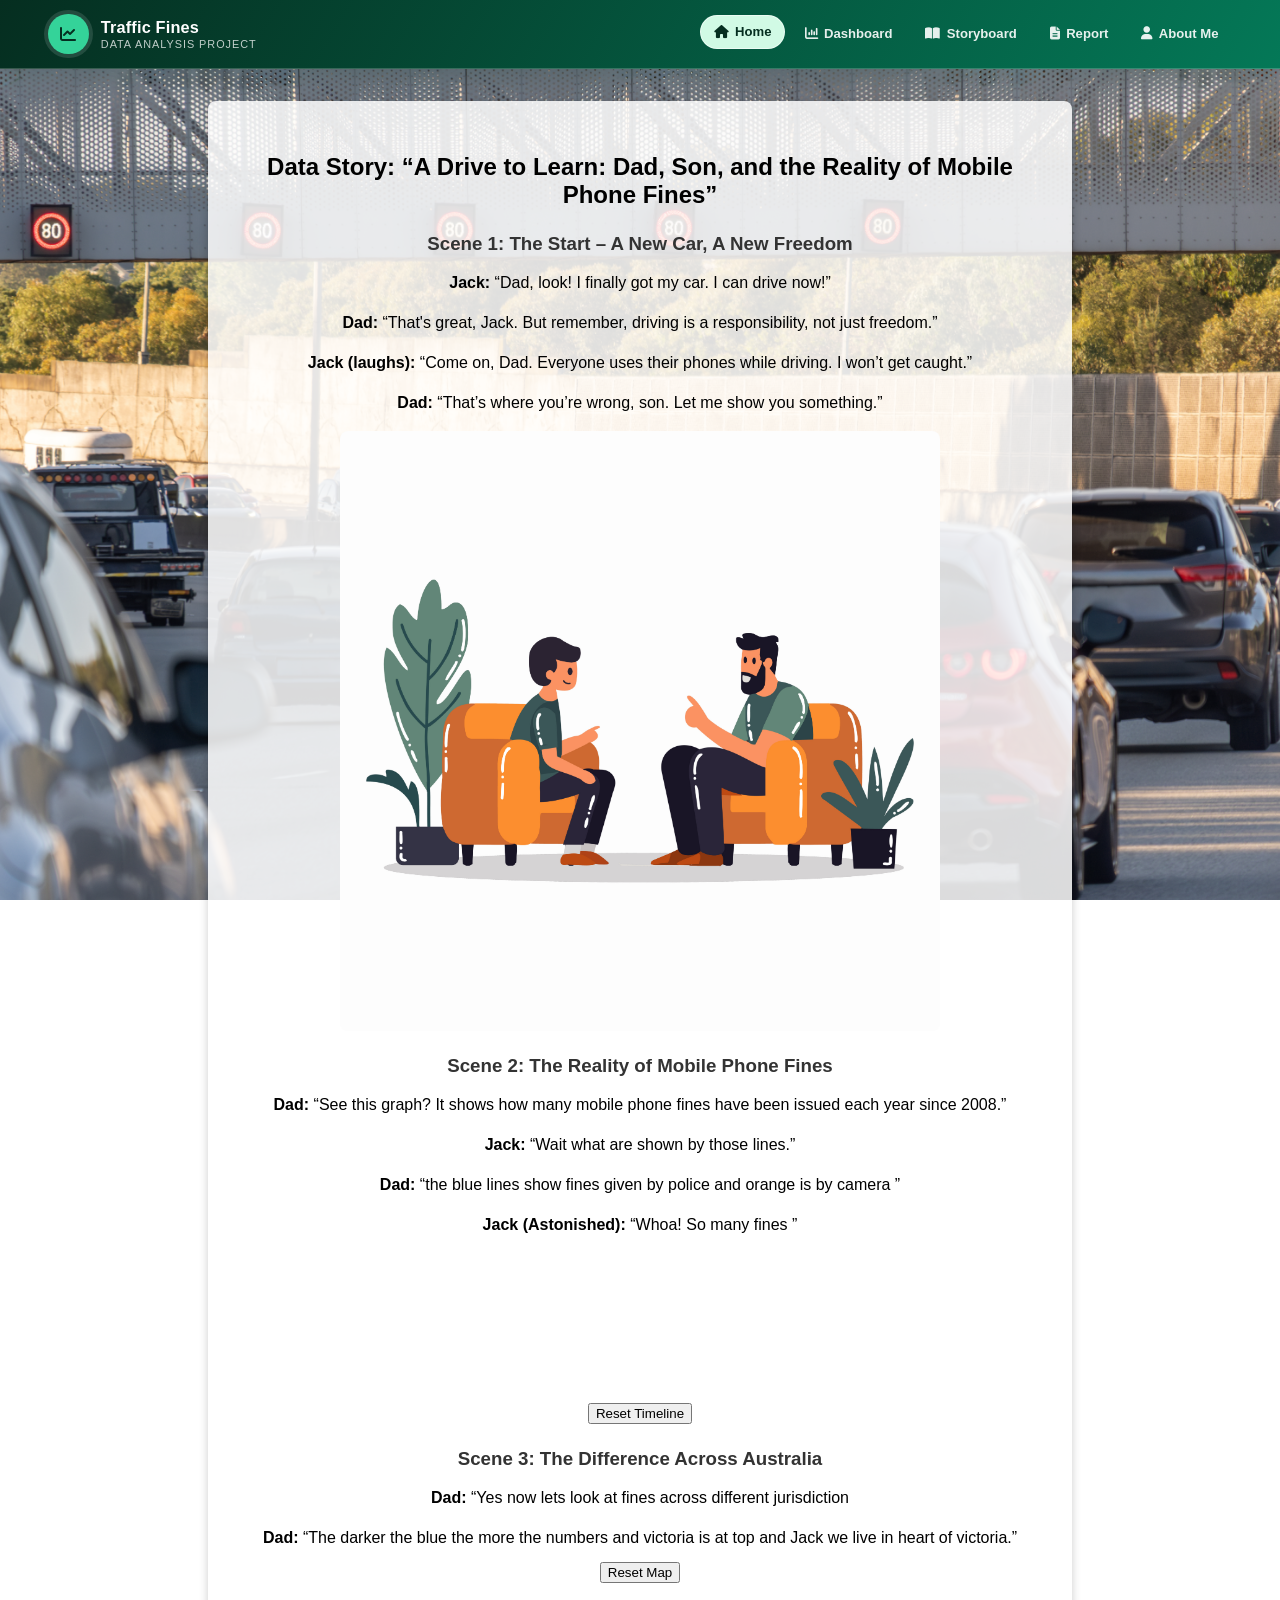
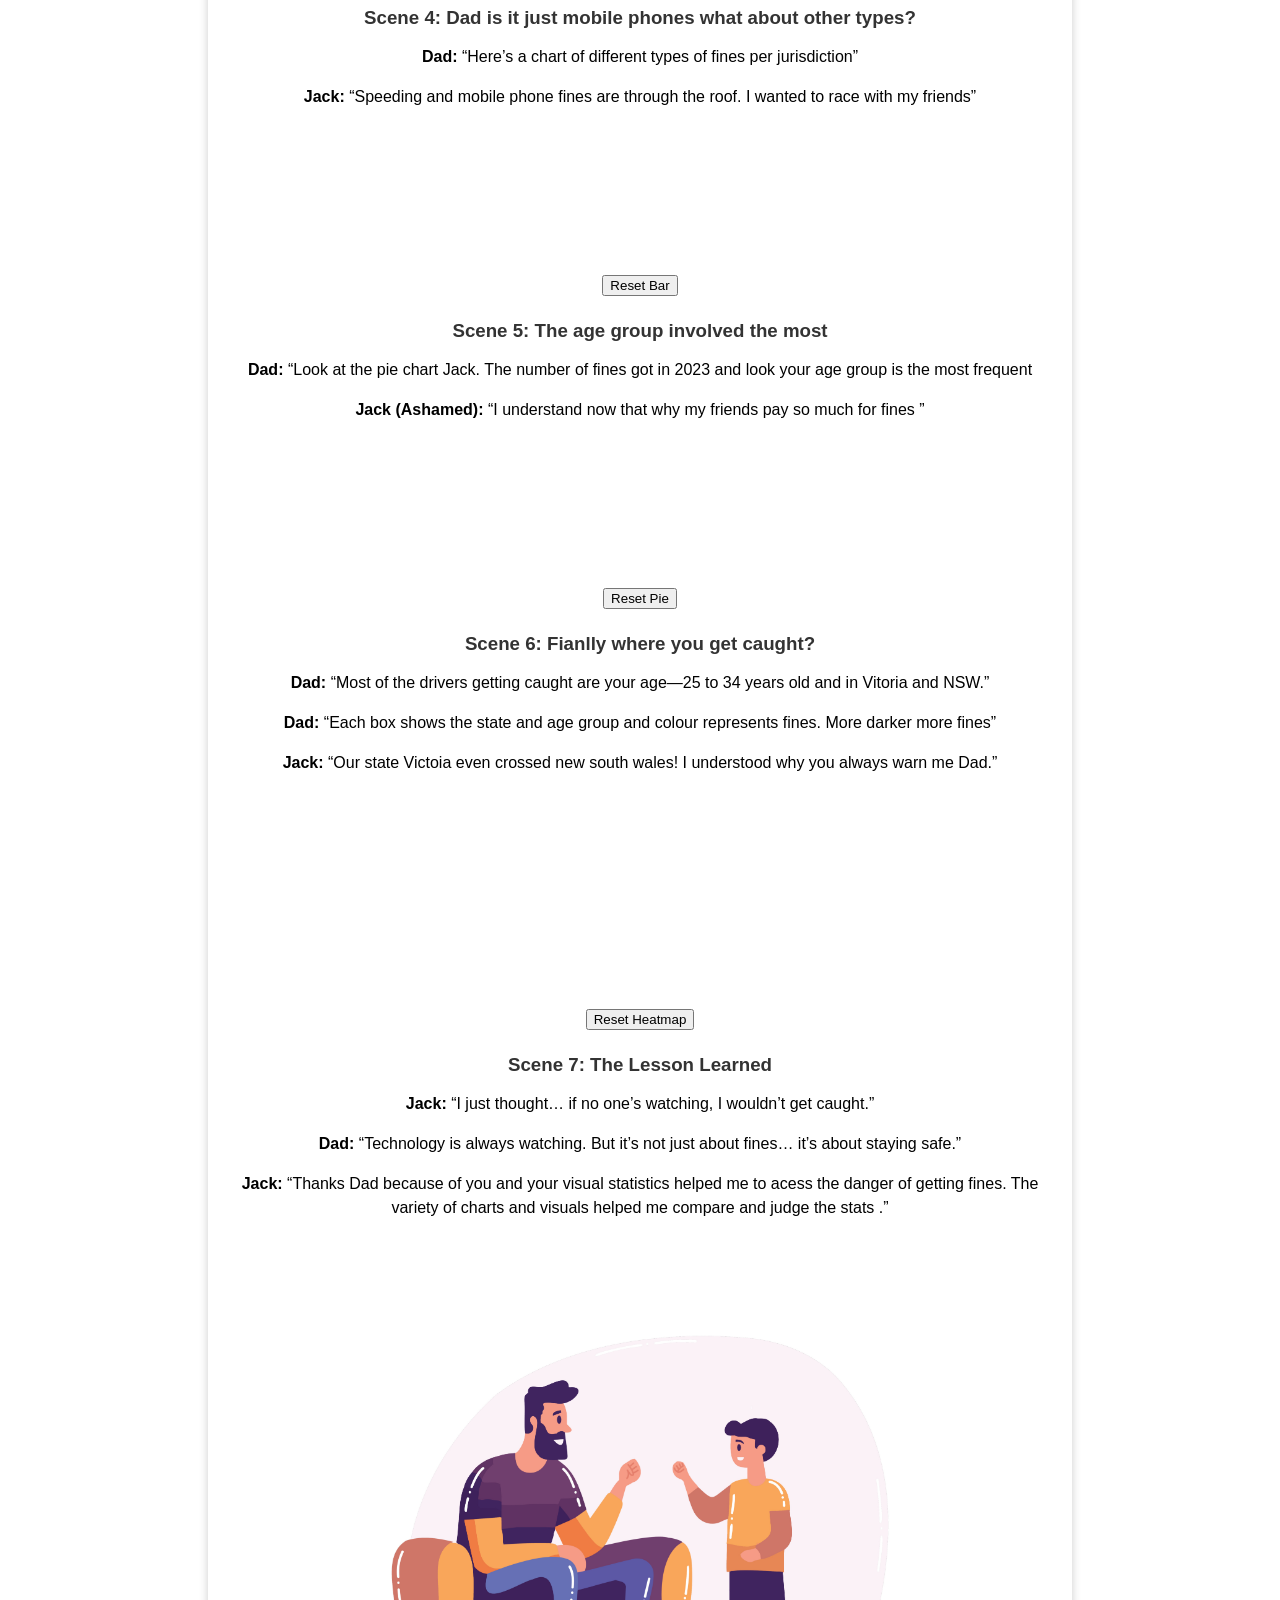
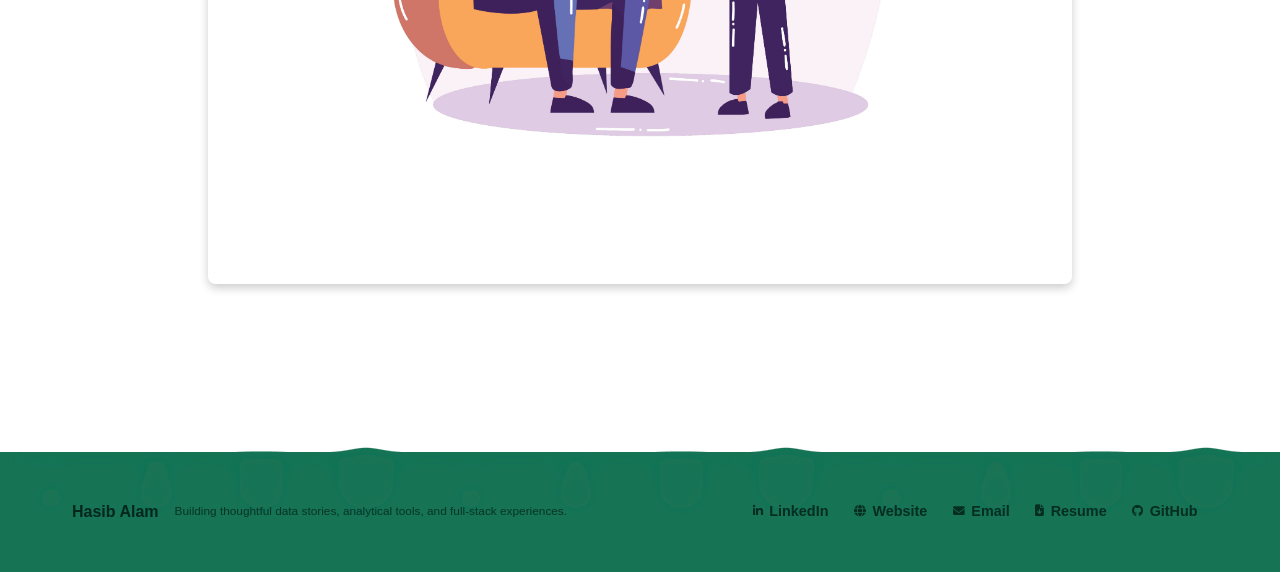
<file: index.html>
<!DOCTYPE html>
<html lang="en">
<head>
  <meta charset="UTF-8" />
  <meta name="viewport" content="width=device-width, initial-scale=1.0"/>
  <title>Traffic Fines Data Story | Hasib Alam</title>
  <link rel="stylesheet" href="css folder/style.css" />
  <link rel="stylesheet" href="css folder/shared-layout.css" />
</head>
<body>

  <!-- HEADER (injected via JS) -->
  <div id="site-header"></div>

  <!-- MAIN CONTENT -->
  <main> 
    <div class="content-container">
      <h2>Data Story: “A Drive to Learn: Dad, Son, and the Reality of Mobile Phone Fines”</h2>

      <!-- Scene 1 -->
    <section>
  <h3>Scene 1: The Start – A New Car, A New Freedom</h3>
  <p><strong>Jack:</strong> “Dad, look! I finally got my car. I can drive now!”</p>
  <p><strong>Dad:</strong> “That's great, Jack. But remember, driving is a responsibility, not just freedom.”</p>
  <p><strong>Jack (laughs):</strong> “Come on, Dad. Everyone uses their phones while driving. I won’t get caught.”</p>
  <p><strong>Dad:</strong> “That’s where you’re wrong, son. Let me show you something.”</p>

  <!-- ✅ Image inserted -->
  <img src="assets folder/storyintro.jpeg" alt="Jack shows his new car to Dad" style="width:100%; max-width:600px; margin-top:1rem; border-radius:8px;">
</section>


      <!-- Scene 2 -->
      <section>
        <h3>Scene 2: The Reality of Mobile Phone Fines</h3>
        <p><strong>Dad:</strong> “See this graph? It shows how many mobile phone fines have been issued each year since 2008.”</p>
         <p><strong>Jack:</strong> “Wait what are shown by those lines.”</p>
        <p><strong>Dad:</strong> “the blue lines show fines given by police and orange is by camera ”</p>
        <p><strong>Jack (Astonished):</strong> “Whoa! So many fines ”</p>
        <div id="chart-timeline"><svg></svg></div>
        <button id="reset-timeline" class="reset-button">Reset Timeline</button>
       

      </section>

     
     <!-- Scene 3 -->
<section>
  <h3>Scene 3: The Difference Across Australia</h3>
  <p><strong>Dad:</strong> “Yes now lets look at fines across different jurisdiction</p>
  <p><strong>Dad:</strong> “The darker the blue the more the numbers and victoria is at top and Jack we live in heart of victoria.”</p>

  <!-- ✅ Add this chart container -->
  <div id="map-chart" class="chart-box"></div>
  <button id="reset-map" class="reset-button">Reset Map</button>
</section>


      <!-- Scene 4 -->
      <section>
        <h3>Scene 4: Dad is it just mobile phones what about other types?</h3>
        <p><strong>Dad:</strong> “Here’s a chart of different types of fines per jurisdiction”</p>
        <p><strong>Jack:</strong> “Speeding and mobile phone fines are through the roof. I wanted to race with my friends”</p>
        <div id="chart-bar"><svg></svg></div>
        <button id="reset-bar" class="reset-button">Reset Bar</button>
      </section>

      <!-- Scene 5 -->
      <section>
        <h3>Scene 5: The age group involved the most</h3>
        <p><strong>Dad:</strong> “Look at the pie chart Jack. The number of fines got in 2023 and look your age group is the most frequent</p>
         <p><strong>Jack (Ashamed):</strong> “I understand now that why my friends pay so much for fines ”</p> 
        <div id="chart-pie"><svg></svg></div>
        <button id="reset-pie" class="reset-button">Reset Pie</button>

      </section>

      <!-- Scene 6 -->
      <section>
        <h3>Scene 6: Fianlly where you get caught?</h3>
        <p><strong>Dad:</strong> “Most of the drivers getting caught are your age—25 to 34 years old and in Vitoria and NSW.”</p>
        <p><strong>Dad:</strong> “Each box shows the state and age group and colour represents fines. More darker more fines”</p>
        <p><strong>Jack:</strong> “Our state Victoia even crossed new south wales! I understood why you always warn me Dad.”</p>

       <div id="chart-heatmap"><svg></svg></div>
        <button id="reset-heatmap" class="reset-button">Reset Heatmap</button>
      </section>

      <!-- Scene 7 -->
      <section>
        <h3>Scene 7: The Lesson Learned</h3>
        <p><strong>Jack:</strong> “I just thought… if no one’s watching, I wouldn’t get caught.”</p>
        <p><strong>Dad:</strong> “Technology is always watching. But it’s not just about fines… it’s about staying safe.”</p>
         <p><strong>Jack:</strong> “Thanks Dad because of you and your visual statistics helped me to acess the danger of getting fines. The variety of charts and visuals helped me compare and judge the stats .”</p>
<img src="assets folder/stroyend.jpeg" alt="Jack shows his new car to Dad" style="width:100%; max-width:600px; margin-top:1rem; border-radius:8px;">
        </section>
    </div>
  </main>

  <!-- FOOTER (injected via JS) -->
  <div id="site-footer"></div>

  <!-- Scripts -->
  <!-- D3 + your drawing logic -->
<script src="https://d3js.org/d3.v7.min.js"></script>
<script src="js folder/vis2.js"></script>

<!-- Only for index.html: Load & render map and timeline -->
<script>
  Promise.all([
    d3.csv("data folder/annual_fines_by_metric.csv", d => ({
      jurisdiction: d.JURISDICTION,
      metric: d.METRIC,
      fines: +d["Sum(FINES)"]
    })),
    d3.csv("data folder/mobile_timeline_camera_police.csv", d => ({
      year: +d.YEAR,
      method: d.DETECTION_METHOD,
      fines: +d["Sum(FINES)"]
    })),
    d3.csv("data folder/agegroup_pie_2023.csv", d => ({
      age: d.AGE_GROUP,
      fines: +d["Sum(FINES)"]
    })),
    d3.csv("data folder/mobile_age_heatmap_2023.csv", d => ({
      jurisdiction: d.JURISDICTION,
      age: d.AGE_GROUP,
      fines: +d["Sum(FINES)"]
    })),
    d3.csv("data folder/cleaned_fines_data.csv", d => ({
      jurisdiction: d.JURISDICTION,
      detection_method: d.DETECTION_METHOD,
      fines: +d.FINES,
      year: d.YEAR.toString()
    }))
  ]).then(([barData, tlDataRaw, pieData, heatmapData, mapData]) => {
    // Optional: drawTimeline(tlDataRaw); 
    drawAustraliaMap(mapData, "2023");
  });
</script>

  <script src="https://d3js.org/d3.v7.min.js"></script>
  <script src="js folder/vis2.js"></script>
  <script src="js folder/header-footer.js"></script>
</body>
</html>
</file>
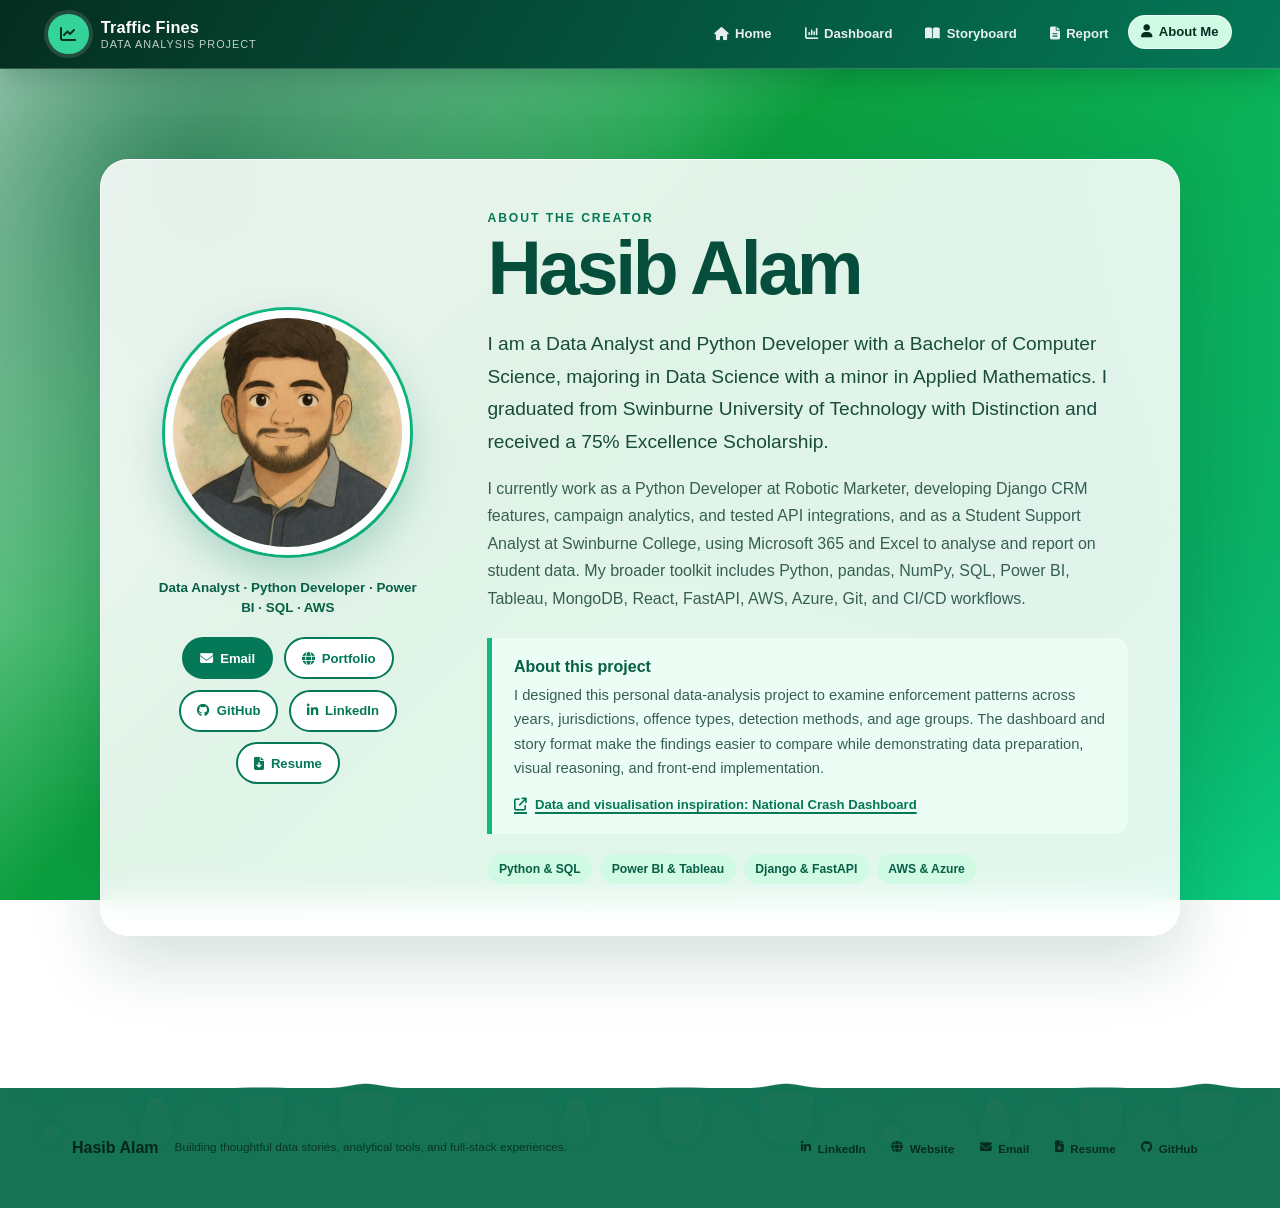
<file: about.html>
<!DOCTYPE html>
<html lang="en">
<head>
  <meta charset="UTF-8" />
  <meta name="viewport" content="width=device-width, initial-scale=1.0" />
  <meta name="description" content="About Hasib Alam and the Traffic Fines Data Analysis project." />
  <title>About Me | Traffic Fines Data Analysis</title>
  <link rel="stylesheet" href="css folder/about.css" />
  <link rel="stylesheet" href="css folder/shared-layout.css" />
</head>
<body class="about-page">
  <div id="site-header"></div>

  <main class="about-main">
    <article class="about-card">
      <div class="profile-column">
        <img src="assets folder/hasib.png" alt="Hasib Alam" class="profile-pic" />
        <p class="profile-label">Data Analyst · Python Developer · Power BI · SQL · AWS</p>
        <div class="profile-actions">
          <a href="mailto:hasibalamsadat2001@gmail.com" class="profile-button"><i class="fa-solid fa-envelope" aria-hidden="true"></i>Email</a>
          <a href="https://hasibportfolio.netlify.app/" class="profile-button profile-button-secondary" target="_blank" rel="noopener noreferrer"><i class="fa-solid fa-globe" aria-hidden="true"></i>Portfolio</a>
          <a href="https://github.com/HasibAlam" class="profile-button profile-button-secondary" target="_blank" rel="noopener noreferrer"><i class="fa-brands fa-github" aria-hidden="true"></i>GitHub</a>
          <a href="https://www.linkedin.com/in/hasib-alam-b58987214/" class="profile-button profile-button-secondary" target="_blank" rel="noopener noreferrer"><i class="fa-brands fa-linkedin-in" aria-hidden="true"></i>LinkedIn</a>
          <a href="assets%20folder/Hasib_Alam_Resume.pdf" class="profile-button profile-button-secondary" target="_blank" rel="noopener noreferrer"><i class="fa-solid fa-file-arrow-down" aria-hidden="true"></i>Resume</a>
        </div>
      </div>

      <div class="about-copy">
        <p class="eyebrow">About the creator</p>
        <h1>Hasib Alam</h1>
        <p class="lead">
          I am a Data Analyst and Python Developer with a Bachelor of Computer Science, majoring in Data Science with a minor in Applied Mathematics. I graduated from Swinburne University of Technology with Distinction and received a 75% Excellence Scholarship.
        </p>
        <p>
          I currently work as a Python Developer at Robotic Marketer, developing Django CRM features, campaign analytics, and tested API integrations, and as a Student Support Analyst at Swinburne College, using Microsoft 365 and Excel to analyse and report on student data. My broader toolkit includes Python, pandas, NumPy, SQL, Power BI, Tableau, MongoDB, React, FastAPI, AWS, Azure, Git, and CI/CD workflows.
        </p>

        <section class="project-note" aria-labelledby="project-note-title">
          <h2 id="project-note-title">About this project</h2>
          <p>
            I designed this personal data-analysis project to examine enforcement patterns across years, jurisdictions, offence types, detection methods, and age groups. The dashboard and story format make the findings easier to compare while demonstrating data preparation, visual reasoning, and front-end implementation.
          </p>
          <a class="source-link" href="https://datahub.roadsafety.gov.au/reporting/national-crash-dashboard" target="_blank" rel="noopener noreferrer">
            <i class="fa-solid fa-arrow-up-right-from-square" aria-hidden="true"></i>
            Data and visualisation inspiration: National Crash Dashboard
          </a>
        </section>

        <ul class="skill-list" aria-label="Core skills demonstrated">
          <li>Python &amp; SQL</li>
          <li>Power BI &amp; Tableau</li>
          <li>Django &amp; FastAPI</li>
          <li>AWS &amp; Azure</li>
        </ul>
      </div>
    </article>
  </main>

  <div id="site-footer"></div>
  <script src="js folder/header-footer.js"></script>
</body>
</html>
</file>
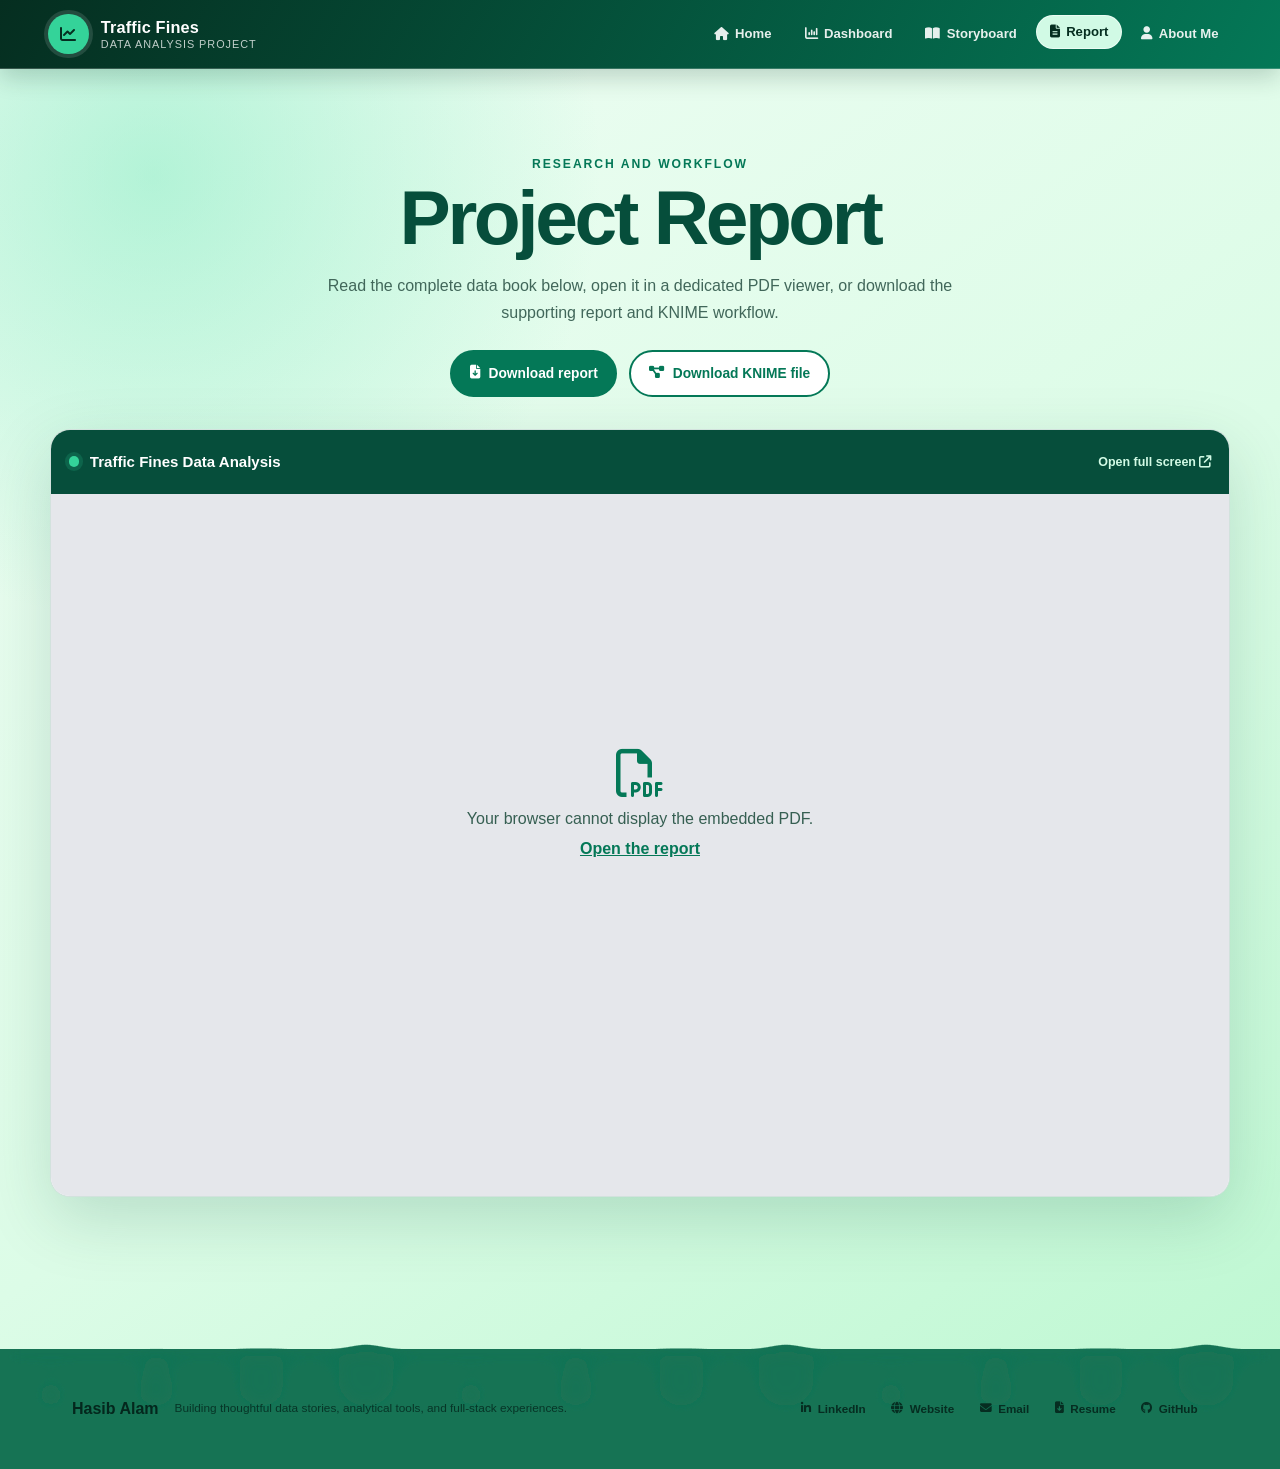
<file: report.html>
<!DOCTYPE html>
<html lang="en">
<head>
  <meta charset="UTF-8" />
  <meta name="viewport" content="width=device-width, initial-scale=1.0" />
  <meta name="description" content="Read the Traffic Fines Data Analysis report and download the supporting KNIME workflow." />
  <title>Project Report | Traffic Fines Data Analysis</title>
  <link rel="stylesheet" href="css folder/report.css" />
  <link rel="stylesheet" href="css folder/shared-layout.css" />
</head>
<body class="report-page">
  <div id="site-header"></div>

  <main class="report-main">
    <section class="report-heading">
      <p class="eyebrow">Research and workflow</p>
      <h1>Project Report</h1>
      <p>Read the complete data book below, open it in a dedicated PDF viewer, or download the supporting report and KNIME workflow.</p>
      <div class="report-actions" aria-label="Report downloads">
        <a class="action-button" href="assets%20folder/Data_Visualisation_Report.pdf" download>
          <i class="fa-solid fa-file-arrow-down" aria-hidden="true"></i>
          Download report
        </a>
        <a class="action-button action-button-secondary" href="assets%20folder/Traffic_Fines_Analysis.knwf" download>
          <i class="fa-solid fa-diagram-project" aria-hidden="true"></i>
          Download KNIME file
        </a>
      </div>
    </section>

    <section class="report-viewer" aria-labelledby="viewer-title">
      <div class="viewer-bar">
        <div>
          <span class="status-dot" aria-hidden="true"></span>
          <h2 id="viewer-title">Traffic Fines Data Analysis</h2>
        </div>
        <a href="assets%20folder/Data_Visualisation_Report.pdf" target="_blank" rel="noopener noreferrer">
          Open full screen <i class="fa-solid fa-arrow-up-right-from-square" aria-hidden="true"></i>
        </a>
      </div>
      <object class="pdf-window" data="assets%20folder/Data_Visualisation_Report.pdf#view=FitH" type="application/pdf">
        <div class="pdf-fallback">
          <i class="fa-regular fa-file-pdf" aria-hidden="true"></i>
          <p>Your browser cannot display the embedded PDF.</p>
          <a href="assets%20folder/Data_Visualisation_Report.pdf" target="_blank" rel="noopener noreferrer">Open the report</a>
        </div>
      </object>
    </section>
  </main>

  <div id="site-footer"></div>
  <script src="js folder/header-footer.js"></script>
</body>
</html>
</file>
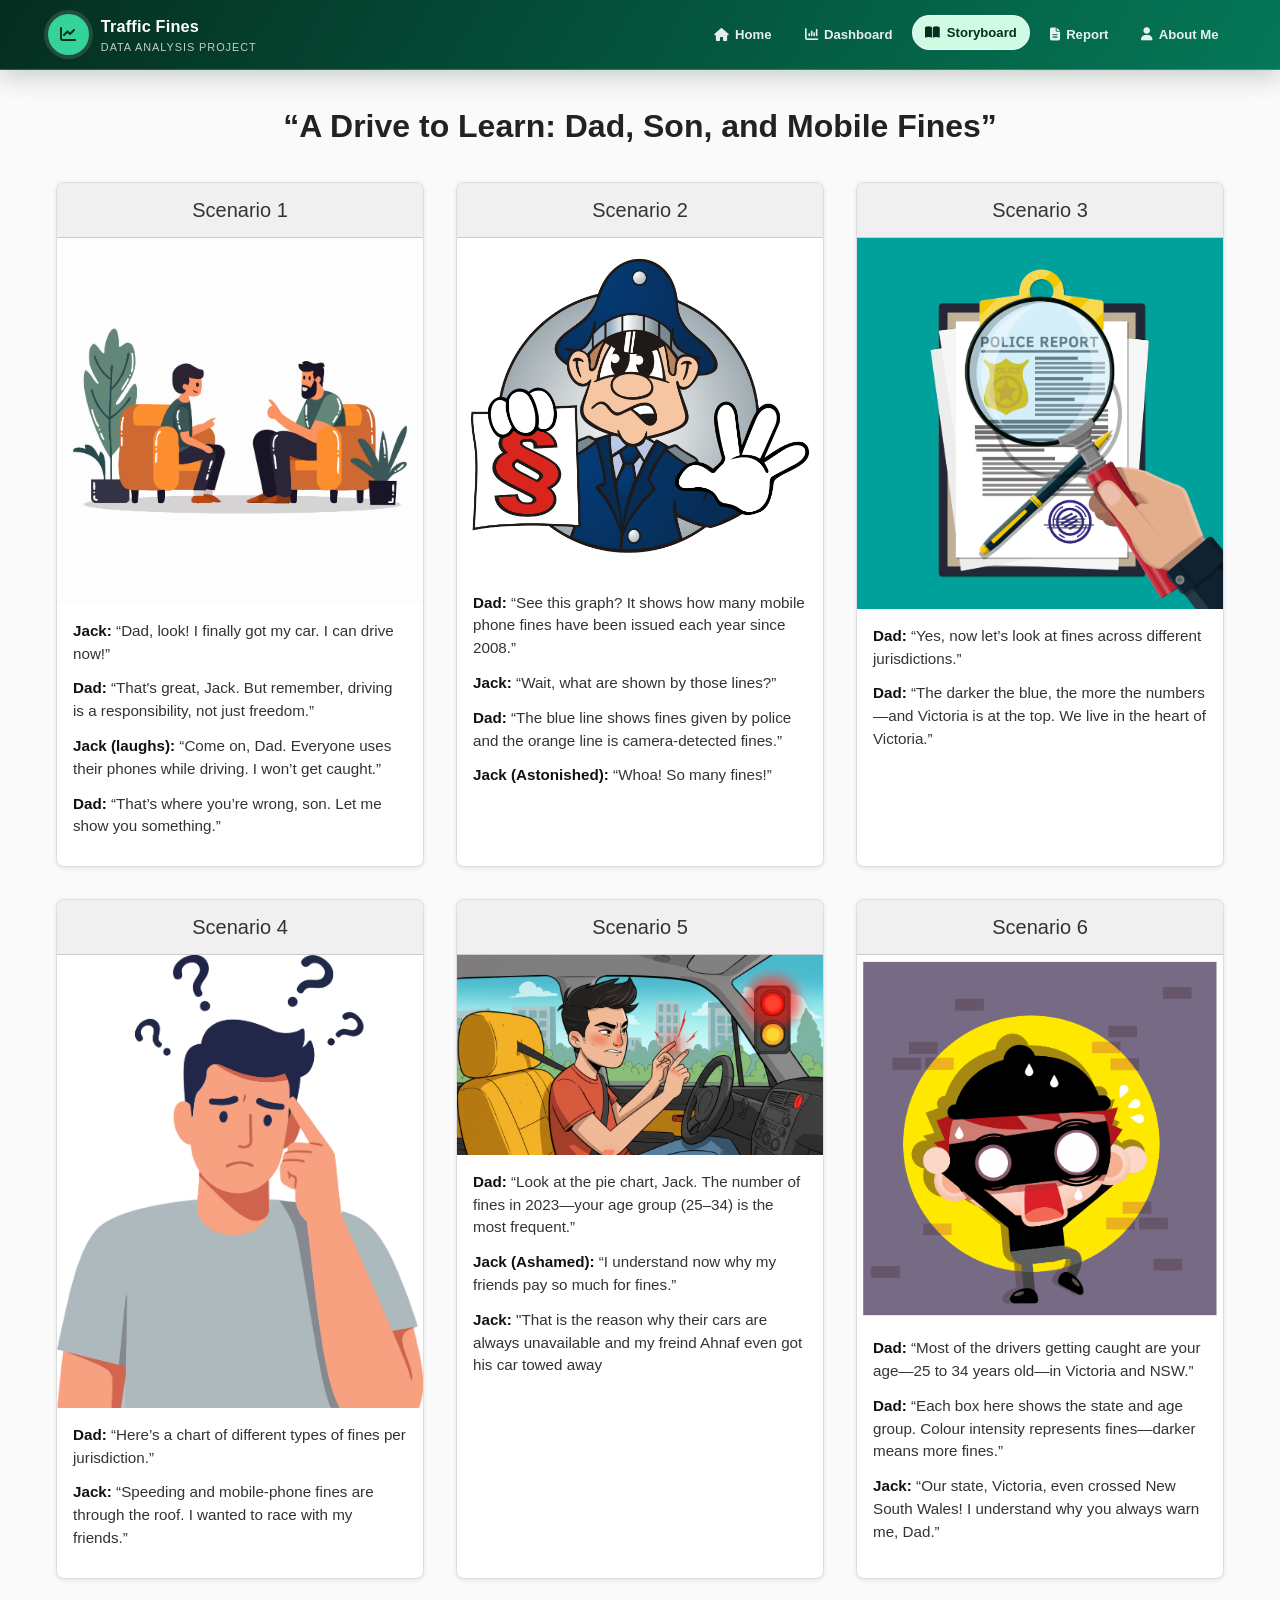
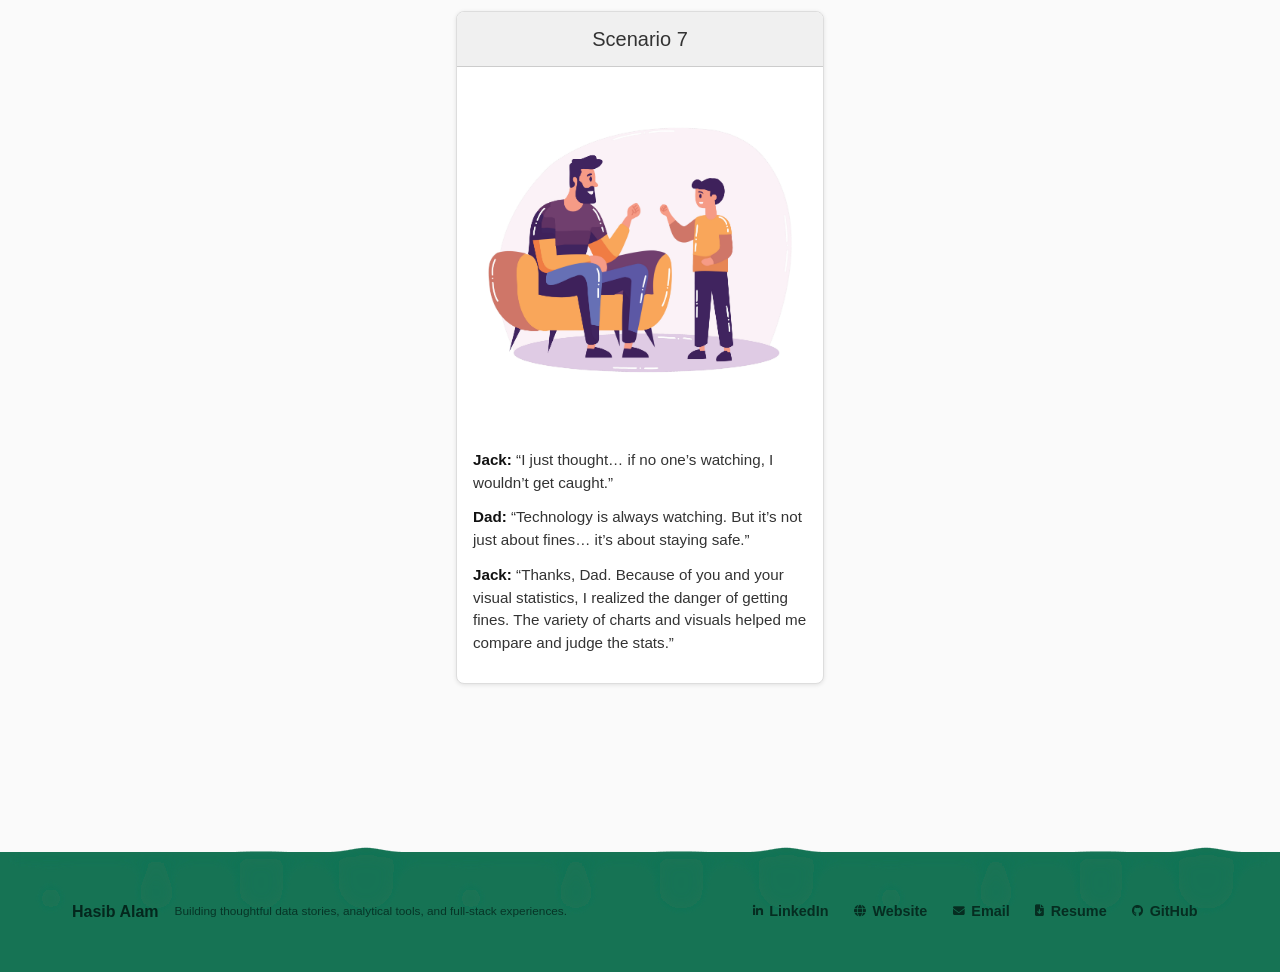
<file: story.html>
<!DOCTYPE html>
<html lang="en">
<head>
  <meta charset="UTF-8" />
  <meta
    name="viewport"
    content="width=device-width, initial-scale=1.0"
  />
  <title>A Drive to Learn: Storyboard</title>
  <!-- Link to the CSS file in the same directory -->
  <link rel="stylesheet" href="css folder/story.css" />
  <link rel="stylesheet" href="css folder/shared-layout.css" />
</head>

<body>
  <div id="site-header"></div>
  <main>
    
    <h1 class="page-title">“A Drive to Learn: Dad, Son, and Mobile Fines”</h1>

    <!-- Grid container for all seven scenarios -->
    <div class="storyboard">

      <!-- Scenario 1 -->
      <div class="scenario">
        <h3>Scenario 1</h3>
        <!-- 
          Replace the src below with the correct path to your Scenario 1 image file.
          e.g. images/scenario1.png or assets/scenario1.jpg, etc.
        -->
        <img src="assets folder/storyintro.jpeg" alt="Dad and Jack by a new car" />
        <div class="text-block">
          <p><strong>Jack:</strong> “Dad, look! I finally got my car. I can drive now!”</p>
          <p><strong>Dad:</strong> “That's great, Jack. But remember, driving is a responsibility, not just freedom.”</p>
          <p><strong>Jack (laughs):</strong> “Come on, Dad. Everyone uses their phones while driving. I won’t get caught.”</p>
          <p><strong>Dad:</strong> “That’s where you’re wrong, son. Let me show you something.”</p>
        </div>
      </div>

      <!-- Scenario 2 -->
      <div class="scenario">
        <h3>Scenario 2</h3>
        <img src="assets folder/scenario2.jpeg"  alt="Dad shows Jack a timeline graph" />
        <div class="text-block">
          <p><strong>Dad:</strong> “See this graph? It shows how many mobile phone fines have been issued each year since 2008.”</p>
          <p><strong>Jack:</strong> “Wait, what are shown by those lines?”</p>
          <p><strong>Dad:</strong> “The blue line shows fines given by police and the orange line is camera‐detected fines.”</p>
          <p><strong>Jack (Astonished):</strong> “Whoa! So many fines!”</p>
        </div>
      </div>

      <!-- Scenario 3 -->
      <div class="scenario">
        <h3>Scenario 3</h3>
        <img src="assets folder/scenario3.jpeg" alt="Dad points at a map of Australia" />
        <div class="text-block">
          <p><strong>Dad:</strong> “Yes, now let’s look at fines across different jurisdictions.”</p>
          <p><strong>Dad:</strong> “The darker the blue, the more the numbers—and Victoria is at the top. We live in the heart of Victoria.”</p>
        </div>
      </div>

      <!-- Scenario 4 -->
      <div class="scenario">
        <h3>Scenario 4</h3>
        <img src="assets folder/scenario4.jpeg" alt="Jack looks confused at a bar chart" />
        <div class="text-block">
          <p><strong>Dad:</strong> “Here’s a chart of different types of fines per jurisdiction.”</p>
          <p><strong>Jack:</strong> “Speeding and mobile‐phone fines are through the roof. I wanted to race with my friends.”</p>
        </div>
      </div>

      <!-- Scenario 5 -->
      <div class="scenario">
        <h3>Scenario 5</h3>
        <img src="assets folder/scenario5.jpeg"alt="Dad points at a pie chart" />
        <div class="text-block">
          <p><strong>Dad:</strong> “Look at the pie chart, Jack. The number of fines in 2023—your age group (25–34) is the most frequent.”</p>
          <p><strong>Jack (Ashamed):</strong> “I understand now why my friends pay so much for fines.”</p>
          <P><strong>Jack:</strong> "That is the reason why their cars are always unavailable and my freind Ahnaf even got his car towed away</P>
        </div>
      </div>

      <!-- Scenario 6 -->
      <div class="scenario">
        <h3>Scenario 6</h3>
        <img src="assets folder/scenario6.jpeg" alt="Dad explains a heatmap" />
        <div class="text-block">
          <p><strong>Dad:</strong> “Most of the drivers getting caught are your age—25 to 34 years old—in Victoria and NSW.”</p>
          <p><strong>Dad:</strong> “Each box here shows the state and age group. Colour intensity represents fines—darker means more fines.”</p>
          <p><strong>Jack:</strong> “Our state, Victoria, even crossed New South Wales! I understand why you always warn me, Dad.”</p>
        </div>
      </div>

      <!-- Scenario 7 (this one will sit centered below the first two rows) -->
      <div class="scenario scenario-7">
        <h3>Scenario 7</h3>
        <img src="assets folder/stroyend.jpeg"alt="Dad and Jack in reflective conversation" />
        <div class="text-block">
          <p><strong>Jack:</strong> “I just thought… if no one’s watching, I wouldn’t get caught.”</p>
          <p><strong>Dad:</strong> “Technology is always watching. But it’s not just about fines… it’s about staying safe.”</p>
          <p><strong>Jack:</strong> “Thanks, Dad. Because of you and your visual statistics, I realized the danger of getting fines. The variety of charts and visuals helped me compare and judge the stats.”</p>
        </div>
      </div>
    </div>
  </main>
  <div id="site-footer"></div>
  <script src="js folder/header-footer.js"></script>
</body>
</html>
</file>
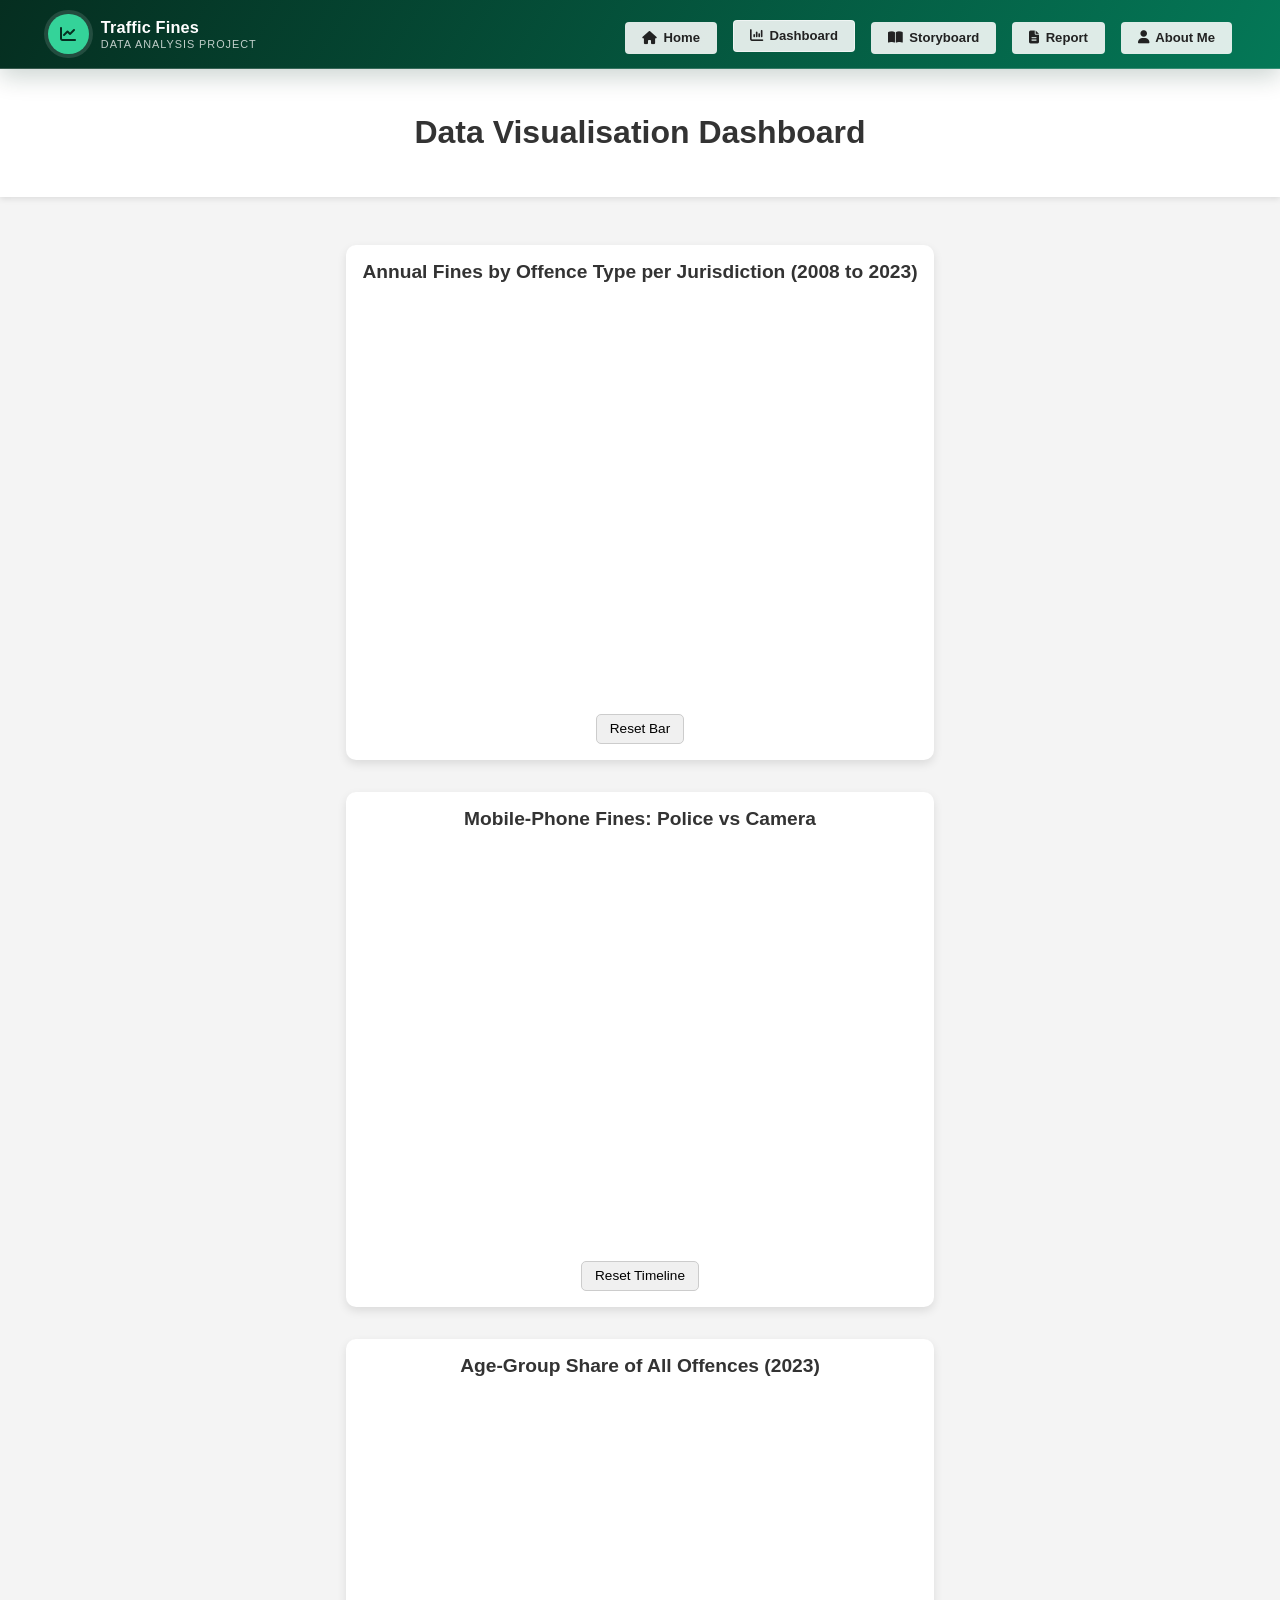
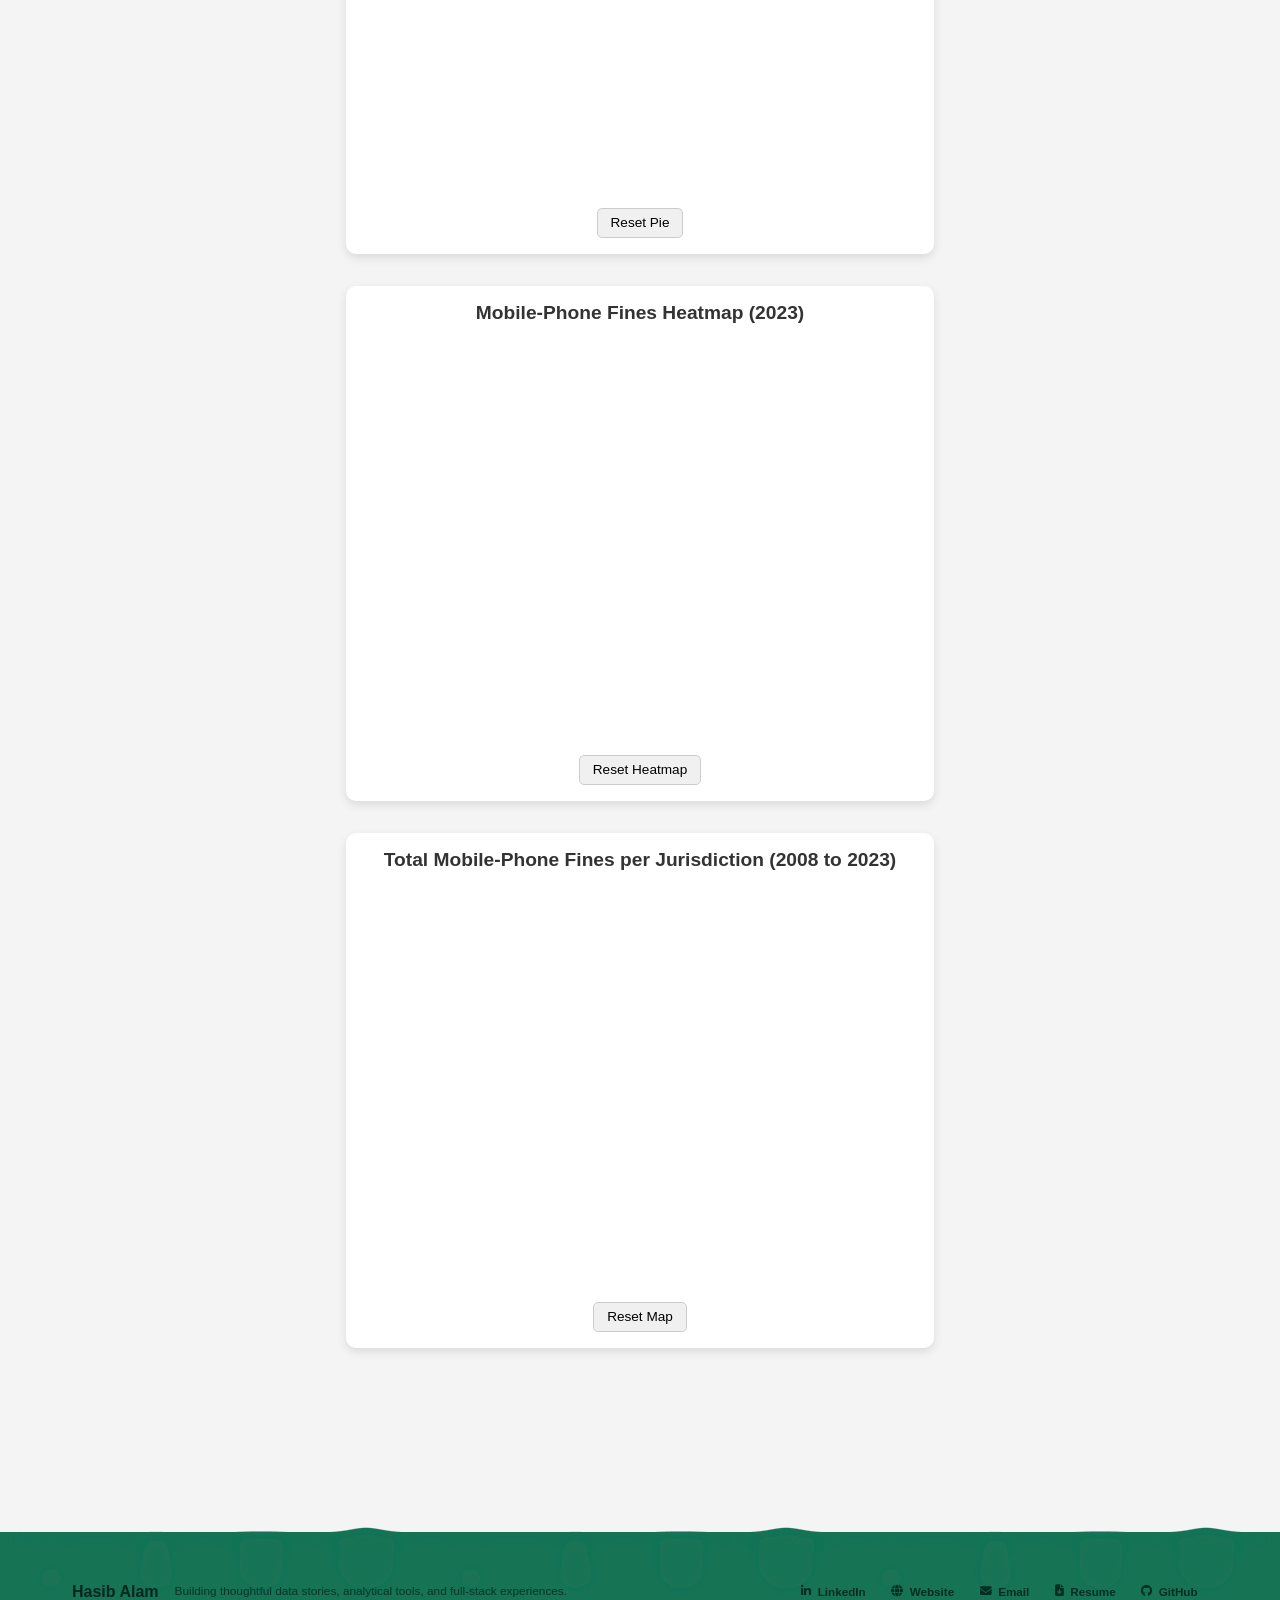
<file: vis2.html>
<!DOCTYPE html>
<html lang="en">
<head>
  <meta charset="UTF-8" />
  <meta name="viewport" content="width=device-width, initial-scale=1.0" />
  <title>Data Visualisation Dashboard</title>
  <link rel="stylesheet" href="css folder/vis2.css" />
  <link rel="stylesheet" href="css folder/shared-layout.css" />

</head>
<body>
 <div id="site-header"></div>
  <div class="header">
    <h1>Data Visualisation Dashboard</h1>
  </div>

  <!-- 🔽 Filter Dropdowns -->
  <div class="dropdowns">
    <label for="jurisdiction-select">Jurisdiction:</label>
    <select id="jurisdiction-select"><option>All</option></select>

    <label for="year-select">Year:</label>
    <select id="year-select"><option>All</option></select>

    <label for="method-select">Method:</label>
    <select id="method-select"><option>All</option></select>
  </div>

  <div class="charts-container">

    <!-- 1. Stacked Bar Chart -->
    <div class="chart-box">
      <h3>Annual Fines by Offence Type per Jurisdiction (2008 to 2023)</h3>
      <div id="chart-bar"><svg></svg></div>
      <button id="reset-bar" class="reset-button">Reset Bar</button>
    </div>
  
    <!-- 2. Timeline Line Chart -->
    <div class="chart-box">
      <h3>Mobile-Phone Fines: Police vs Camera</h3>
      <div id="chart-timeline"><svg></svg></div>
      <button id="reset-timeline" class="reset-button">Reset Timeline</button>
    </div>
  
    <!-- 3. Pie Chart -->
    <div class="chart-box">
      <h3>Age-Group Share of All Offences (2023)</h3>
      <div id="chart-pie"><svg></svg></div>
      <button id="reset-pie" class="reset-button">Reset Pie</button>
    </div>
  
    <!-- 4. Heatmap -->
    <div class="chart-box">
      <h3>Mobile-Phone Fines Heatmap (2023)</h3>
      <div id="chart-heatmap"><svg></svg></div>
      <button id="reset-heatmap" class="reset-button">Reset Heatmap</button>
    </div>
  
    <!-- 5. Choropleth Map -->
    <div class="chart-box">
      <h3>Total Mobile-Phone Fines per Jurisdiction (2008 to 2023)</h3>
      <div id="map-chart"><svg></svg></div>
      <button id="reset-map" class="reset-button">Reset Map</button>
    </div>
  
  
  </div>

  <!-- Overlay for view data -->
  <div id="overlay" class="overlay hidden">
    <div class="overlay-content"></div>
    <button id="close-overlay">Close</button>
  </div>

  <div id="site-footer"></div>

  <!-- ✅ Load D3 + main script -->
  <script src="https://d3js.org/d3.v7.min.js"></script>
  <script src="js folder/vis2.js"></script>
<script src="js folder/header-footer.js"></script>
</body>
</html>
</file>
<file: css folder/style.css>
/* style.css */

/* 1. Full-screen background & base setup */
body {
  margin: 0;
  font-family: sans-serif;
  background: url("../assets folder/back.jpeg") no-repeat center center fixed;
  background-size: cover;
  display: flex;
  flex-direction: column;
  min-height: 100vh;
}

/* 2. Header & navigation buttons */
header {
  background: rgba(0, 0, 0, 0.6);
  color: #fff;
  padding: 1rem;
  display: flex;
  align-items: center;
  justify-content: space-between;
  flex-wrap: wrap;
}

header h1 {
  margin: 0;
  font-size: 1.8rem;
}

nav.nav-buttons {
  display: flex;
  gap: 1rem;
}

nav.nav-buttons .btn {
  background: rgba(255, 255, 255, 0.8);
  color: #333;
  padding: 0.5rem 1rem;
  border-radius: 4px;
  text-decoration: none;
  font-weight: bold;
  transition: background 0.3s;
}

nav.nav-buttons .btn:hover {
  background: rgba(255, 255, 255, 1);
}

/* 3. Main content container (invisible box) */
main {
  flex: 1;
  display: flex;
  align-items: center;
  justify-content: center;
  padding: 2rem 1rem;
}

.content-container {
  background: rgba(255, 255, 255, 0.85);
  border-radius: 8px;
  max-width: 800px;
  width: 100%;
  padding: 2rem;
  box-shadow: 0 4px 10px rgba(0, 0, 0, 0.2);
}

/* 4. Typography and content inside scenes */
.content-container h2 {
  text-align: center;
  margin-bottom: 1.5rem;
}

.content-container section + section {
  margin-top: 1.5rem;
}

.content-container h3 {
  margin-bottom: 0.5rem;
  color: #333;
}

/* ✅ Center all text and images in story sections */
.content-container section {
  text-align: center;
}

.content-container p {
  line-height: 1.5;
  margin-bottom: 0.75rem;
}

/* ✅ Style for images inside story */
.content-container section img {
  display: block;
  margin: 1rem auto;
  max-width: 100%;
  height: auto;
  border-radius: 8px;
}

/* 5. Footer */
footer {
  text-align: center;
  color: #fff;
  background: rgba(0, 0, 0, 0.6);
  padding: 1rem;
  flex-shrink: 0;
}

footer p {
  margin: 0;
  font-size: 0.9rem;
}

/* 6. Responsive tweaks */
@media (max-width: 600px) {
  header h1 {
    font-size: 1.4rem;
  }

  nav.nav-buttons {
    width: 100%;
    justify-content: center;
    margin-top: 0.5rem;
  }

  .content-container {
    padding: 1rem;
  }
}

/* 7. Heatmap-specific chart styling */
#chart-heatmap {
  margin-top: 30px;
  margin-bottom: 50px;
}

#chart-heatmap .axis-label {
  font-size: 0.95rem;
  fill: #333;
}

#chart-heatmap rect:hover {
  cursor: pointer;
  stroke: #111;
  stroke-width: 2px;
  opacity: 0.85;
}

#chart-heatmap rect.selected {
  stroke: red;
  stroke-width: 2px;
}

/* 8. Tooltip style for all charts */
.tooltip {
  position: absolute;
  background: rgba(255, 255, 255, 0.95);
  border: 1px solid #ccc;
  padding: 6px 10px;
  border-radius: 4px;
  pointer-events: none;
  font-size: 0.85rem;
  color: #000;
  box-shadow: 0 2px 6px rgba(0,0,0,0.15);
  z-index: 1000;
  white-space: nowrap;
}
/* ------------------------------------------
   Footer: Flex layout & spacing
   ------------------------------------------ */
footer {
  background: rgba(0, 0, 0, 0.6);
  color: #fff;
  padding: 1rem 2rem;
  /* Make sure footer sticks to bottom if you have a flex parent on body */
  flex-shrink: 0;
}

.footer-content {
  display: flex;
  /* Spread the spans evenly across the width */
  justify-content: space-between;
  /* Allow wrapping on very narrow screens (mobile) */
  flex-wrap: wrap;
  gap: 1rem;              /* space between each span if they wrap */
  max-width: 1200px;      /* optional: constrain total width */
  margin: 0 auto;         /* center the content block horizontally */
}

.footer-content span {
  flex: 1;                /* each span takes up equal “share” of the row */
  text-align: center;     /* center text inside each span */
  font-size: 0.9rem;
  line-height: 1.2;
}

/* Responsive tweak: stack spans vertically on very narrow screens */
@media (max-width: 600px) {
  .footer-content {
    flex-direction: column;
    text-align: center;
  }
  .footer-content span {
    flex: none;  /* cancel the equal‐share on very small */
  }
}
</file>
<file: css folder/shared-layout.css>
:root {
  --forest-950: #052e20;
  --forest-900: #064e3b;
  --forest-700: #047857;
  --forest-600: #059669;
  --mint-400: #34d399;
  --mint-100: #d1fae5;
  --surface: #ffffff;
  --ink: #15352b;
}

html { min-height: 100%; }

body {
  min-height: 100vh;
  display: flex;
  flex-direction: column;
}

#site-header {
  position: relative;
  z-index: 30;
  padding: 0;
  color: inherit;
  background: transparent;
  box-shadow: none;
  font-size: inherit;
  font-weight: inherit;
  letter-spacing: normal;
  text-align: initial;
}

.project-header,
.project-header * { box-sizing: border-box; }

.project-header {
  display: flex;
  align-items: center;
  justify-content: space-between;
  gap: 1.25rem;
  padding: .85rem clamp(1rem, 4vw, 3rem);
  color: #fff;
  background: linear-gradient(120deg, var(--forest-950), var(--forest-700));
  border-bottom: 1px solid rgba(255,255,255,.2);
  box-shadow: 0 8px 24px rgba(5, 46, 32, .2);
}

.project-brand {
  display: inline-flex;
  align-items: center;
  gap: .75rem;
  color: #fff;
  text-decoration: none;
  min-width: max-content;
}

.brand-icon {
  display: grid;
  place-items: center;
  width: 2.55rem;
  height: 2.55rem;
  color: var(--forest-950);
  background: var(--mint-400);
  border-radius: 50%;
  box-shadow: 0 0 0 4px rgba(255,255,255,.12);
}

.project-brand > span:last-child { display: grid; gap: .05rem; }
.project-brand strong { font-size: 1.02rem; letter-spacing: .01em; }
.project-brand small { color: rgba(255,255,255,.75); font-size: .68rem; letter-spacing: .09em; text-transform: uppercase; }

.project-header .nav-buttons {
  display: flex;
  align-items: center;
  justify-content: flex-end;
  flex-wrap: wrap;
  gap: .38rem;
  margin: 0;
}

.project-header .nav-buttons .btn {
  display: inline-flex;
  align-items: center;
  gap: .4rem;
  padding: .62rem .78rem;
  color: rgba(255,255,255,.9);
  background: transparent;
  border: 1px solid transparent;
  border-radius: 999px;
  font-size: .82rem;
  font-weight: 700;
  line-height: 1;
  text-decoration: none;
  transition: transform .18s ease, background .18s ease, border-color .18s ease;
}

.project-header .nav-buttons .btn:hover,
.project-header .nav-buttons .btn[aria-current="page"] {
  color: var(--forest-950);
  background: var(--mint-100);
  border-color: rgba(255,255,255,.55);
  transform: translateY(-2px);
}

.project-header a:focus-visible,
.site-footer a:focus-visible {
  outline: 3px solid #facc15;
  outline-offset: 3px;
}

/* The spacing area gives every page a calm transition into the animated footer. */
#site-footer {
  margin-top: auto;
  padding-top: clamp(5.5rem, 11vw, 8.5rem);
}

.site-footer,
.site-footer * { box-sizing: border-box; }

.site-footer {
  --footer-background: #167354;
  position: relative;
  z-index: 12;
  min-height: 7.5rem;
  margin: 0;
  padding: 0;
  color: #062d21;
  background: var(--footer-background);
  font-family: "Segoe UI", Arial, sans-serif;
  text-align: left;
}

.footer-bubbles {
  position: absolute;
  top: 0;
  right: 0;
  left: 0;
  height: 1rem;
  background: var(--footer-background);
  filter: url("#footer-goo");
}

.footer-bubbles .bubble {
  position: absolute;
  bottom: -3rem;
  left: var(--position, 50%);
  width: var(--size, 4rem);
  height: var(--size, 4rem);
  background: var(--footer-background);
  border-radius: 50%;
  transform: translateX(-50%);
  animation: bubble-size var(--time, 4s) ease-in infinite var(--delay, 0s), bubble-move var(--time, 4s) ease-in infinite var(--delay, 0s);
}

.footer-content {
  position: relative;
  z-index: 2;
  display: flex;
  align-items: center;
  justify-content: space-between;
  gap: 2rem;
  min-height: 7.5rem;
  max-width: 1200px;
  margin: 0 auto;
  padding: 1.35rem 2rem;
}

.footer-copy { display: flex; align-items: center; gap: 1rem; min-width: 0; }
.footer-copy strong { color: #04271d; white-space: nowrap; font-size: 1rem; }
.footer-copy p { max-width: 430px; margin: 0; color: rgba(4,39,29,.82); font-size: .74rem; line-height: 1.45; }
.footer-links { display: flex; align-items: center; justify-content: flex-end; gap: .3rem; }

.footer-links a {
  display: inline-flex;
  align-items: center;
  gap: .4rem;
  padding: .55rem .65rem;
  color: #062d21;
  border-radius: 9px;
  font-size: .73rem;
  font-weight: 800;
  text-decoration: none;
  transition: background .2s ease, transform .2s ease;
}

.footer-links a:hover { background: rgba(255,255,255,.3); transform: translateY(-2px); }
.footer-filter { position: absolute; width: 0; height: 0; overflow: hidden; }

@keyframes bubble-size {
  0%, 75% { width: var(--size, 4rem); height: var(--size, 4rem); }
  100% { width: 0; height: 0; }
}

@keyframes bubble-move {
  from { bottom: -4rem; }
  to { bottom: var(--distance, 10rem); }
}

@media (max-width: 880px) {
  .project-header { flex-direction: column; align-items: stretch; }
  .project-brand { justify-content: center; }
  .project-header .nav-buttons { justify-content: center; }
  .footer-content { flex-direction: column; gap: .8rem; text-align: center; }
  .footer-copy { flex-direction: column; gap: .25rem; }
  .footer-links { flex-wrap: wrap; justify-content: center; }
}

@media (max-width: 520px) {
  .project-header { padding: .75rem; }
  .project-header .nav-buttons { gap: .2rem; }
  .project-header .nav-buttons .btn { padding: .58rem .62rem; font-size: .75rem; }
  .project-header .nav-buttons .btn i { display: none; }
  .footer-content { padding-inline: 1rem; }
  .footer-links a span { position: absolute; width: 1px; height: 1px; overflow: hidden; clip: rect(0 0 0 0); }
  .footer-links a { min-width: 2.5rem; min-height: 2.5rem; justify-content: center; font-size: 1rem; }
}

@media (prefers-reduced-motion: reduce) {
  .project-header *,
  .footer-bubbles .bubble,
  .footer-links a { animation: none !important; transition: none !important; }
  .project-header .nav-buttons .btn:hover,
  .footer-links a:hover { transform: none; }
}
</file>
<file: css folder/about.css>
* { box-sizing: border-box; }

body.about-page {
  margin: 0;
  color: #15352b;
  font-family: "Segoe UI", Arial, sans-serif;
  background:
    radial-gradient(circle at 15% 20%, rgba(21, 109, 68, 0.75), transparent 30rem),
    radial-gradient(circle at 85% 65%, rgba(8, 81, 57, 0.28), transparent 34rem),
    linear-gradient(135deg, #ecfdf5 0%, #0b9e3e 42%, #0ad886 100%);
  background-attachment: fixed;
}

.about-main {
  width: 100%;
  max-width: 1120px;
  margin: 0 auto;
  padding: clamp(3rem, 7vw, 6rem) 1.25rem 1rem;
}

.about-card {
  display: grid;
  grid-template-columns: minmax(230px, .72fr) minmax(0, 1.7fr);
  gap: clamp(2rem, 5vw, 4.5rem);
  align-items: center;
  padding: clamp(1.5rem, 4vw, 3.5rem);
  background: rgba(255,255,255,.88);
  border: 1px solid rgba(255,255,255,.9);
  border-radius: 28px;
  box-shadow: 0 24px 70px rgba(4, 78, 56, .18);
  backdrop-filter: blur(16px);
}

.profile-column { display: grid; justify-items: center; text-align: center; }

.profile-pic {
  width: clamp(180px, 22vw, 245px);
  aspect-ratio: 1;
  object-fit: cover;
  object-position: center 22%;
  border: 8px solid rgba(255,255,255,.92);
  border-radius: 50%;
  box-shadow: 0 18px 40px rgba(4, 120, 87, .25), 0 0 0 3px #10b981;
}

.profile-label {
  max-width: 260px;
  margin: 1.4rem 0 0;
  color: #065f46;
  font-size: .84rem;
  font-weight: 800;
  line-height: 1.5;
}

.profile-actions { display: flex; flex-wrap: wrap; justify-content: center; gap: .65rem; margin-top: 1.2rem; }

.profile-button {
  display: inline-flex;
  align-items: center;
  gap: .45rem;
  padding: .72rem 1rem;
  color: #fff;
  background: #047857;
  border: 2px solid #047857;
  border-radius: 999px;
  font-size: .82rem;
  font-weight: 800;
  text-decoration: none;
  transition: transform .18s ease, box-shadow .18s ease;
}

.profile-button-secondary { color: #047857; background: #fff; }
.profile-button:hover { transform: translateY(-2px); box-shadow: 0 8px 18px rgba(4,120,87,.2); }
.about-copy .eyebrow { margin: 0 0 .5rem; color: #047857; font-size: .76rem; font-weight: 900; letter-spacing: .16em; text-transform: uppercase; }
.about-copy h1 { margin: 0; color: #064e3b; font-size: clamp(2.4rem, 6vw, 4.7rem); line-height: .95; letter-spacing: -.045em; }
.about-copy .lead { margin: 1.5rem 0 1rem; color: #174c3b; font-size: clamp(1.03rem, 2vw, 1.2rem); line-height: 1.7; }
.about-copy > p:not(.eyebrow):not(.lead) { margin: 0; color: #365f52; line-height: 1.72; }

.project-note {
  margin-top: 1.6rem;
  padding: 1.25rem 1.35rem;
  background: #ecfdf5;
  border-left: 5px solid #10b981;
  border-radius: 0 14px 14px 0;
}

.project-note h2 { margin: 0 0 .45rem; color: #065f46; font-size: 1rem; }
.project-note p { margin: 0; color: #365f52; font-size: .92rem; line-height: 1.65; }
.source-link {
  display: inline-flex;
  align-items: center;
  gap: .5rem;
  margin-top: .9rem;
  color: #047857;
  font-size: .82rem;
  font-weight: 800;
  line-height: 1.45;
  text-decoration-thickness: 2px;
  text-underline-offset: 3px;
}
.source-link:hover { color: #064e3b; }
.source-link:focus-visible { outline: 3px solid #facc15; outline-offset: 3px; }
.skill-list { display: flex; flex-wrap: wrap; gap: .5rem; margin: 1.3rem 0 0; padding: 0; list-style: none; }
.skill-list li { padding: .48rem .72rem; color: #065f46; background: #d1fae5; border-radius: 999px; font-size: .76rem; font-weight: 800; }

@media (max-width: 760px) {
  .about-main { padding-top: 2.5rem; }
  .about-card { grid-template-columns: 1fr; text-align: center; }
  .about-copy .lead, .about-copy > p { text-align: left; }
  .project-note { text-align: left; }
  .skill-list { justify-content: center; }
}

@media (prefers-reduced-motion: reduce) {
  .profile-button { transition: none; }
  .profile-button:hover { transform: none; }
}
</file>
<file: css folder/report.css>
* { box-sizing: border-box; }

body.report-page {
  margin: 0;
  color: #15352b;
  font-family: "Segoe UI", Arial, sans-serif;
  background:
    radial-gradient(circle at 12% 12%, rgba(110, 231, 183, .45), transparent 28rem),
    linear-gradient(145deg, #f0fdf4, #dcfce7 55%, #bbf7d0);
}

.report-main {
  width: min(1180px, calc(100% - 2rem));
  margin: 0 auto;
  padding: clamp(3rem, 7vw, 5.5rem) 0 1rem;
}

.report-heading { max-width: 800px; margin: 0 auto 2rem; text-align: center; }
.report-heading .eyebrow { margin: 0 0 .5rem; color: #047857; font-size: .76rem; font-weight: 900; letter-spacing: .16em; text-transform: uppercase; }
.report-heading h1 { margin: 0; color: #064e3b; font-size: clamp(2.5rem, 6vw, 4.8rem); line-height: 1; letter-spacing: -.045em; }
.report-heading > p:not(.eyebrow) { max-width: 650px; margin: 1rem auto 0; color: #41675a; line-height: 1.7; }

.report-actions { display: flex; flex-wrap: wrap; justify-content: center; gap: .75rem; margin-top: 1.5rem; }
.action-button {
  display: inline-flex;
  align-items: center;
  justify-content: center;
  gap: .55rem;
  min-height: 2.9rem;
  padding: .75rem 1.1rem;
  color: #fff;
  background: #047857;
  border: 2px solid #047857;
  border-radius: 999px;
  font-size: .86rem;
  font-weight: 800;
  text-decoration: none;
  transition: transform .18s ease, box-shadow .18s ease;
}
.action-button-secondary { color: #047857; background: #fff; }
.action-button:hover { transform: translateY(-2px); box-shadow: 0 10px 24px rgba(4,120,87,.22); }
.action-button:focus-visible, .viewer-bar a:focus-visible { outline: 3px solid #facc15; outline-offset: 3px; }

.report-viewer {
  overflow: hidden;
  background: #fff;
  border: 1px solid rgba(6, 95, 70, .18);
  border-radius: 20px;
  box-shadow: 0 22px 65px rgba(4, 78, 56, .17);
}

.viewer-bar {
  display: flex;
  align-items: center;
  justify-content: space-between;
  gap: 1rem;
  min-height: 4rem;
  padding: .85rem 1.1rem;
  color: #fff;
  background: #064e3b;
}
.viewer-bar > div { display: flex; align-items: center; gap: .65rem; min-width: 0; }
.viewer-bar h2 { overflow: hidden; margin: 0; font-size: .94rem; text-overflow: ellipsis; white-space: nowrap; }
.status-dot { flex: 0 0 auto; width: .68rem; height: .68rem; background: #34d399; border-radius: 50%; box-shadow: 0 0 0 4px rgba(52,211,153,.16); }
.viewer-bar a { flex: 0 0 auto; color: #d1fae5; font-size: .78rem; font-weight: 800; text-decoration: none; }
.viewer-bar a:hover { color: #fff; }

.pdf-window { display: block; width: 100%; height: min(78vh, 920px); min-height: 620px; border: 0; background: #e5e7eb; }
.pdf-fallback { display: grid; place-items: center; align-content: center; gap: .8rem; min-height: 620px; padding: 2rem; color: #365f52; text-align: center; }
.pdf-fallback i { color: #047857; font-size: 3rem; }
.pdf-fallback p { margin: 0; }
.pdf-fallback a { color: #047857; font-weight: 800; }

@media (max-width: 640px) {
  .report-main { width: min(100% - 1rem, 1180px); }
  .viewer-bar { align-items: flex-start; flex-direction: column; }
  .pdf-window { height: 70vh; min-height: 500px; }
  .report-actions { align-items: stretch; flex-direction: column; }
  .action-button { width: 100%; }
}

@media (prefers-reduced-motion: reduce) {
  .action-button { transition: none; }
  .action-button:hover { transform: none; }
}
</file>
<file: css folder/story.css>
/* ================================
   Reset & Basic Page Styles
   ================================ */
* {
  box-sizing: border-box;
  margin: 0;
  padding: 0;
}

body {
  font-family: Arial, Helvetica, sans-serif;
  line-height: 1.5;
  background-color: #fafafa;
  color: #333;
}

/* Center the main content block, give some top/bottom padding */
main {
  max-width: 1200px;
  margin: 2rem auto;
  padding: 0 1rem;
}

/* Page title styling */
.page-title {
  text-align: center;
  margin-bottom: 2rem;
  font-size: 2rem;
  font-weight: 600;
  color: #222;
}

/* ================================
   Storyboard Grid Container
   ================================ */
.storyboard {
  display: grid;
  /* Three equally sized columns */
  grid-template-columns: repeat(3, 1fr);
  /* Automatic row height (based on content) */
  grid-auto-rows: auto;
  gap: 2rem; /* space between each scenario card */
}

/* ================================
   Individual Scenario Cards
   ================================ */
.scenario {
  background-color: #fff;
  border: 1px solid #ddd;
  border-radius: 8px;
  overflow: hidden;
  /* Make each “card” a flex container in column direction */
  display: flex;
  flex-direction: column;
  box-shadow: 0 1px 4px rgba(0,0,0,0.1);
}

/* Scenario Title */
.scenario h3 {
  font-size: 1.25rem;
  text-align: center;
  background-color: #f0f0f0;
  padding: 0.75rem 1rem;
  border-bottom: 1px solid #ccc;
  font-weight: 500;
}

/* Scenario Image */
.scenario img {
  width: 100%;
  height: auto;
  display: block;
}

/* Container for the text paragraphs */
.text-block {
  padding: 1rem;
  font-size: 0.95rem;
  flex: 1; /* push the content to fill available space */
}

/* Dialogue paragraphs styling */
.text-block p {
  margin-bottom: 0.75rem;
}

/* Bold speaker names */
.text-block p strong {
  color: #111;
}

/* ================================
   Special Positioning for Scenario 7
   ================================ */
.scenario-7 {
  /* Force this card to sit in the center column */
  grid-column: 2 / 3;
}

/* ================================
   Responsive Breakpoints
   ================================ */
/* When the viewport is narrower than 1024px, switch to 2 columns */
@media (max-width: 1024px) {
  .storyboard {
    grid-template-columns: repeat(2, 1fr);
  }
  /* Let scenario 7 span both columns so it stays centered */
  .scenario-7 {
    grid-column: 1 / -1;
  }
}

/* When the viewport is narrower than 600px, stack in a single column */
@media (max-width: 600px) {
  .storyboard {
    grid-template-columns: 1fr;
  }
  /* On single column, scenario 7 is already full width, so no change needed */
  .scenario-7 {
    grid-column: auto;
  }
}
/* ================================
   2. Header & Navigation Buttons
   ================================ */
header {
  background: rgba(0, 0, 0, 0.6);
  color: #fff;
  padding: 1rem;
  display: flex;
  align-items: center;
  justify-content: space-between;
  flex-wrap: wrap;
}

header h1 {
  margin: 0;
  font-size: 1.8rem;
}

nav.nav-buttons {
  display: flex;
  gap: 1rem;
}

nav.nav-buttons .btn {
  background: rgba(255, 255, 255, 0.8);
  color: #333;
  padding: 0.5rem 1rem;
  border-radius: 4px;
  text-decoration: none;
  font-weight: bold;
  transition: background 0.3s;
}

nav.nav-buttons .btn:hover {
  background: rgba(255, 255, 255, 1);
}

/* Responsive tweak: shrink header font on small screens */
@media (max-width: 600px) {
  header h1 {
    font-size: 1.4rem;
  }
  nav.nav-buttons {
    width: 100%;
    justify-content: center;
    margin-top: 0.5rem;
  }
}
/* ------------------------------------------
   Footer: Flex layout & spacing
   ------------------------------------------ */
footer {
  background: rgba(0, 0, 0, 0.6);
  color: #fff;
  padding: 1rem 2rem;
  /* Make sure footer sticks to bottom if you have a flex parent on body */
  flex-shrink: 0;
}

.footer-content {
  display: flex;
  /* Spread the spans evenly across the width */
  justify-content: space-between;
  /* Allow wrapping on very narrow screens (mobile) */
  flex-wrap: wrap;
  gap: 1rem;              /* space between each span if they wrap */
  max-width: 1200px;      /* optional: constrain total width */
  margin: 0 auto;         /* center the content block horizontally */
}

.footer-content span {
  flex: 1;                /* each span takes up equal “share” of the row */
  text-align: center;     /* center text inside each span */
  font-size: 0.9rem;
  line-height: 1.2;
}

/* Responsive tweak: stack spans vertically on very narrow screens */
@media (max-width: 600px) {
  .footer-content {
    flex-direction: column;
    text-align: center;
  }
  .footer-content span {
    flex: none;  /* cancel the equal‐share on very small */
  }
}
</file>
<file: css folder/vis2.css>
/* General Body Styling */
body {
  font-family: 'Segoe UI', sans-serif;
  margin: 0;
  padding: 0;
  background-color: #f4f4f4;
  color: #333;
}

.header {
  text-align: center;
  padding: 1.5rem 0;
  background-color: #ffffff;
  box-shadow: 0 2px 6px rgba(0,0,0,0.1);
}

/* Hide filters if not in use */
.dropdowns {
  display: none;
}

/* Chart Container Styling */
.charts-container {
  max-width: 960px;
  margin: 0 auto;
  padding: 1rem;
}

.chart-box {
  background-color: #fff;
  border-radius: 10px;
  box-shadow: 0 4px 10px rgba(0,0,0,0.1);
  padding: 1rem;
  margin: 2rem auto;
  text-align: center;
}

.chart-box h3 {
  margin-top: 0;
  font-size: 1.2rem;
  font-weight: 600;
}

/* SVG Style for Consistent Height */
.chart-box svg {
  width: 100%;
  height: 400px;
}

/* Reset buttons under charts */
.reset-button {
  margin-top: 0.5rem;
  padding: 0.4rem 0.8rem;
  font-size: 0.85rem;
  border: 1px solid #ccc;
  background-color: #f0f0f0;
  cursor: pointer;
  border-radius: 5px;
}
.reset-button:hover {
  background-color: #e0e0e0;
}

/* Tooltip (if used in JS) */
.tooltip {
  position: absolute;
  background: rgba(255,255,255,0.95);
  border: 1px solid #ccc;
  padding: 5px 10px;
  border-radius: 5px;
  pointer-events: none;
  font-size: 0.85rem;
}

/* Overlay styling */
.overlay {
  position: fixed;
  top: 0; left: 0;
  width: 100vw;
  height: 100vh;
  background: rgba(0,0,0,0.7);
  display: flex;
  justify-content: center;
  align-items: center;
  z-index: 999;
}

.overlay.hidden {
  display: none;
}

.overlay-content {
  background: white;
  padding: 2rem;
  border-radius: 10px;
  max-width: 90vw;
  max-height: 90vh;
  overflow: auto;
  position: relative;
}

#close-overlay {
  position: absolute;
  top: 1rem;
  right: 1rem;
  background: #e63946;
  color: white;
  border: none;
  padding: 0.5rem 1rem;
  border-radius: 5px;
  cursor: pointer;
}

/* Heatmap specific */
#chart-heatmap rect:hover {
  cursor: pointer;
  opacity: 0.8;
}
#chart-heatmap rect.selected {
  stroke: red;
  stroke-width: 2px;
}

/* Pie Chart arc interactions */
.arc:hover {
  transform: scale(1.05);
  cursor: pointer;
  opacity: 0.85;
}
.arc-selected {
  transform: scale(1.15);
}

/* Responsive fix for small screens */
@media screen and (max-width: 600px) {
  .chart-box {
    padding: 0.5rem;
  }

  .reset-button {
    font-size: 0.75rem;
  }
}
/* Injected header styling */
#site-header {
  background: rgba(0, 0, 0, 0.8);
  color: #fff;
  padding: 1.2rem 2rem;
  text-align: center;
  font-size: 1.6rem;
  font-weight: bold;
  letter-spacing: 0.5px;
  box-shadow: 0 4px 8px rgba(0,0,0,0.3);
}

/* Optional: If the header includes nav buttons or branding */
#site-header .nav-buttons {
  margin-top: 0.5rem;
  display: flex;
  justify-content: center;
  gap: 1rem;
}

#site-header .nav-buttons .btn {
  background-color: #ffffffdd;
  color: #222;
  padding: 0.5rem 1rem;
  border-radius: 4px;
  text-decoration: none;
  font-weight: bold;
  transition: all 0.3s ease;
}

#site-header .nav-buttons .btn:hover {
  background-color: white;
  color: black;
}
</file>
